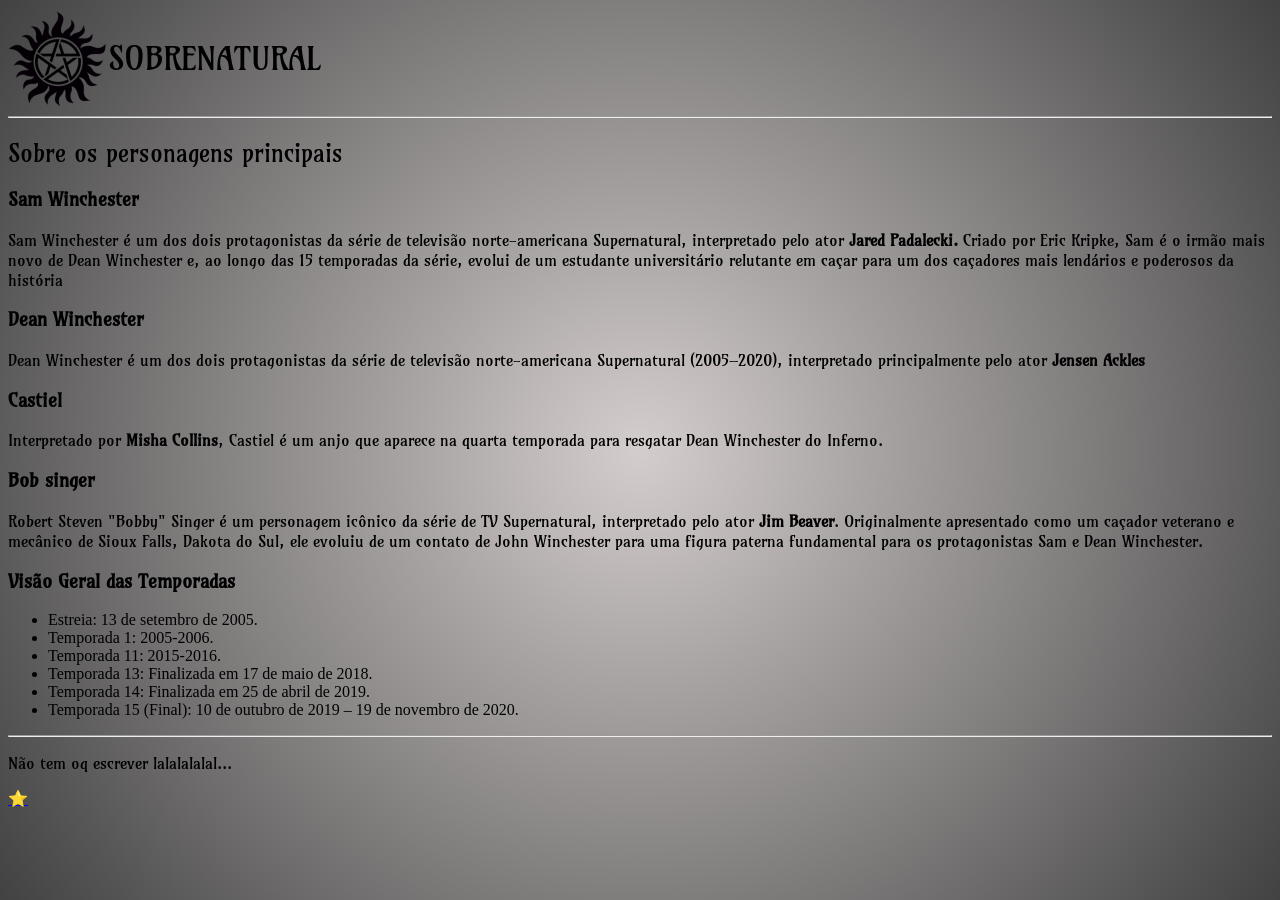
<file: exercicios/ex001/index.html>
<!DOCTYPE html>
<html lang="pt-br">
<head>
    <meta charset="UTF-8">
    <meta name="viewport" content="width=device-width, initial-scale=1.0">
    <link rel="shortcut icon" href="icon.png " type="image/x-icon">
    <title>Alguma coisa</title>

 <link rel="stylesheet" href="style.css">

<link rel="preconnect" href="https://fonts.googleapis.com">
<link rel="preconnect" href="https://fonts.gstatic.com" crossorigin>
<link href="https://fonts.googleapis.com/css2?family=Amarante&display=swap" rel="stylesheet">
 
</head>
<body>
     <div class="topo">
     <img src="tst-supernatural-download-hd.png" alt="sobrenatural">
     
    <h1 id="pricipal">SOBRENATURAL</h1>
    
    </div>
    <hr>
     <h2>Sobre os personagens principais</h2>

         <h3><strong>Sam Winchester</strong></h3>

    <p>Sam Winchester é um dos dois protagonistas da série de televisão norte-americana Supernatural, interpretado pelo ator <strong>Jared Padalecki.</strong> Criado por Eric Kripke, Sam é o irmão mais novo de Dean Winchester e, ao longo das 15 temporadas da série, evolui de um estudante universitário relutante em caçar para um dos caçadores mais lendários e poderosos da história</p>

     <h3><strong>Dean Winchester</strong></h3>

    <p>Dean Winchester é um dos dois protagonistas da série de televisão norte-americana Supernatural (2005–2020), interpretado principalmente pelo ator <strong>Jensen Ackles</strong></p>

     <h3><strong>Castiel</strong></h3>

    <p>Interpretado por <strong> Misha Collins</strong>, Castiel é um anjo que aparece na quarta temporada para resgatar Dean Winchester do Inferno.</p>
    
     <h3><strong>Bob singer</strong></h3>

    <p>Robert Steven "Bobby" Singer é um personagem icônico da série de TV Supernatural, interpretado pelo ator <strong>Jim Beaver</strong>. Originalmente apresentado como um caçador veterano e mecânico de Sioux Falls, Dakota do Sul, ele evoluiu de um contato de John Winchester para uma figura paterna fundamental para os protagonistas Sam e Dean Winchester. </p>

     <h3><strong>Visão Geral das Temporadas</strong> </h3>

    <ul>
        <li>Estreia: 13 de setembro de 2005.
        <li>Temporada 1: 2005-2006.
        <li>Temporada 11: 2015-2016.
        <li>Temporada 13: Finalizada em 17 de maio de 2018.
        <li>Temporada 14: Finalizada em 25 de abril de 2019.
        <li>Temporada 15 (Final): 10 de outubro de 2019 – 19 de novembro de 2020.
    </ul>
    <hr>
    <p>Não tem oq escrever lalalalalal...
    
    </p>
     <a href="pag002.html" rel="next">&#x2B50;</a>
</body>
</html>
</file>
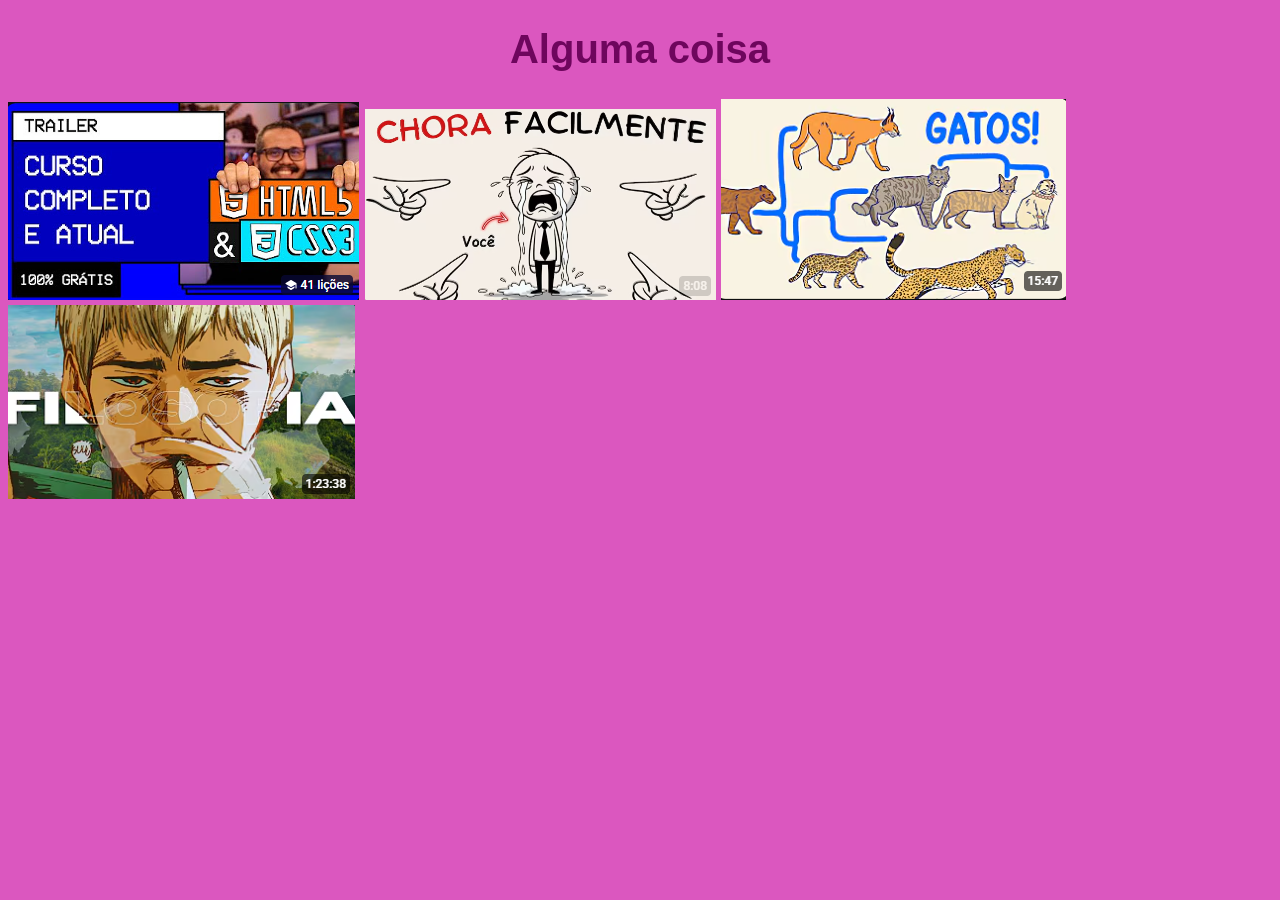
<file: exercicios/ex005/index.html>
<!DOCTYPE html>
<html lang="pt-br">
<head>
    <meta charset="UTF-8">
    <meta name="viewport" content="width=device-width, initial-scale=1.0">
    <title>att.videos</title>

    <link rel="stylesheet" href="style.css">
</head>
<body>

    <h1 >Alguma coisa</h1>

<a href="pag001.html" rel="next"><img src="naosabo/img001.png" alt="img001.png"></a>


<a href="pag002.html" rel="next"><img src="naosabo/img002.png" alt="imgoo2.png"></a>

<a href="pag003.html" rel="next">
<img src="naosabo/img003.png" alt="img003.png"></a>


 <a href="pag004.html" rel="next"><img src="naosabo/img004.png" alt="img004.png"></a>

</body
</file>
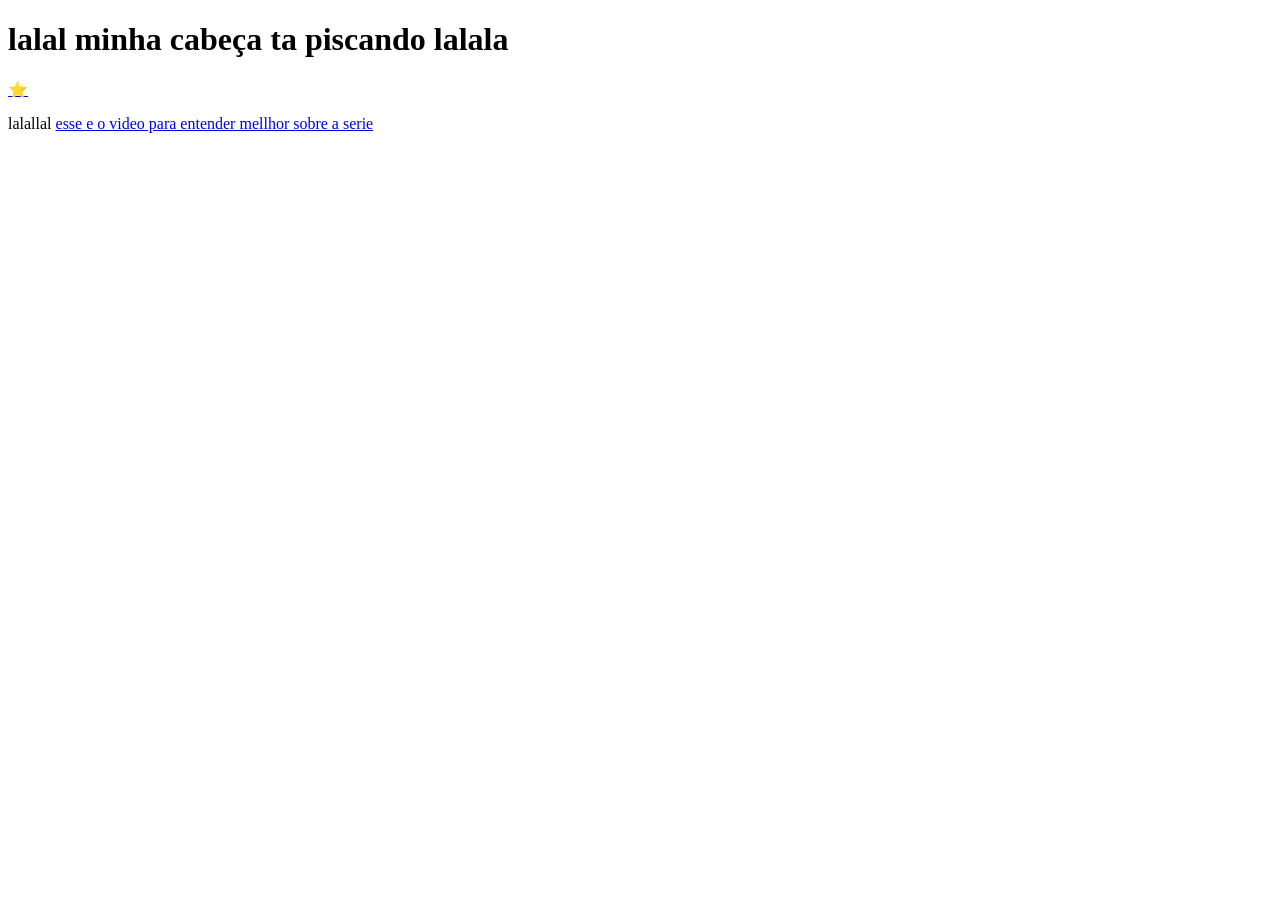
<file: exercicios/ex001/pag002.html>
<!DOCTYPE html>
<html lang="pt-br">
<head>
    <meta charset="UTF-8">
    <meta name="viewport" content="width=device-width, initial-scale=1.0">
     <link rel="shortcut icon" href="icon.png " type="image/x-icon">
    <title>aluma outra coisa</title>
</head>
<body>
   <h1>lalal minha cabeça ta piscando lalala</h1>
    <a href="index.html" rel="next">&#x2B50;</a>
    <p>lalallal <a href="https://www.youtube.com/watch?v=pBbNCsC7EzU" target="_blank">esse e o video para entender mellhor sobre a serie</a></p>
</body>
</html>
</file>
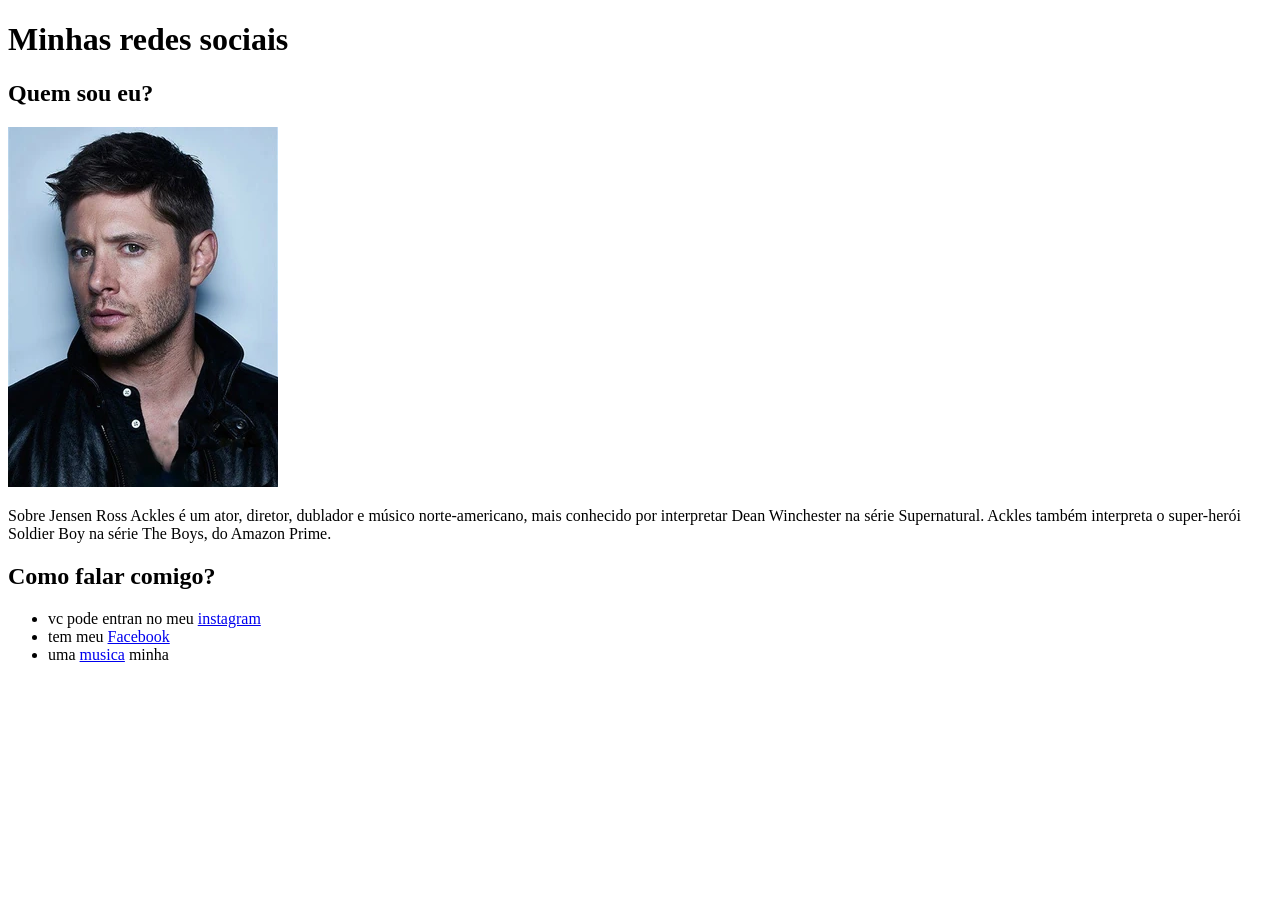
<file: exercicios/ex002/ativ5.html>
<!DOCTYPE html>
<html lang="pt-br">
<head>
    <meta charset="UTF-8">
    <meta name="viewport" content="width=device-width, initial-scale=1.0">
     <link rel="shortcut icon" href="icon.png " type="image/x-icon">
    <title>atividade5</title>
</head>
<body>
    <h1>Minhas redes sociais</h1> 
    <h2>Quem sou eu?</h2>
    <img src="Dean.webp" alt="fefe">
    <p>Sobre
Jensen Ross Ackles é um ator, diretor, dublador e músico norte-americano, mais conhecido por interpretar Dean Winchester na série Supernatural. Ackles também interpreta o super-herói Soldier Boy na série The Boys, do Amazon Prime. </p>
<H2>Como falar comigo?</H2>

 <ul>

    <li>vc pode entran no meu <a href="https://www.instagram.com/jensenackles/"target="_blank" rel="external">instagram</a></li>

    <li>tem meu <a href="https://www.facebook.com/PrimeVideoBR/videos/o-dean-winchester-capturava-monstros-mas-o-jensen-ackles-capturou-meu-cora%C3%A7%C3%A3o-co/1307240403942536/
    "target="_blank" rel="external">Facebook</a></li>

    <li> uma <a href="https://www.youtube.com/watch?v=C3quk_hPWTc&list=RDC3quk_hPWTc&start_radio=1" target="_blank" rel="external"> musica</a>
    minha
    </li>

</ul>

</body>
</html>
</file>
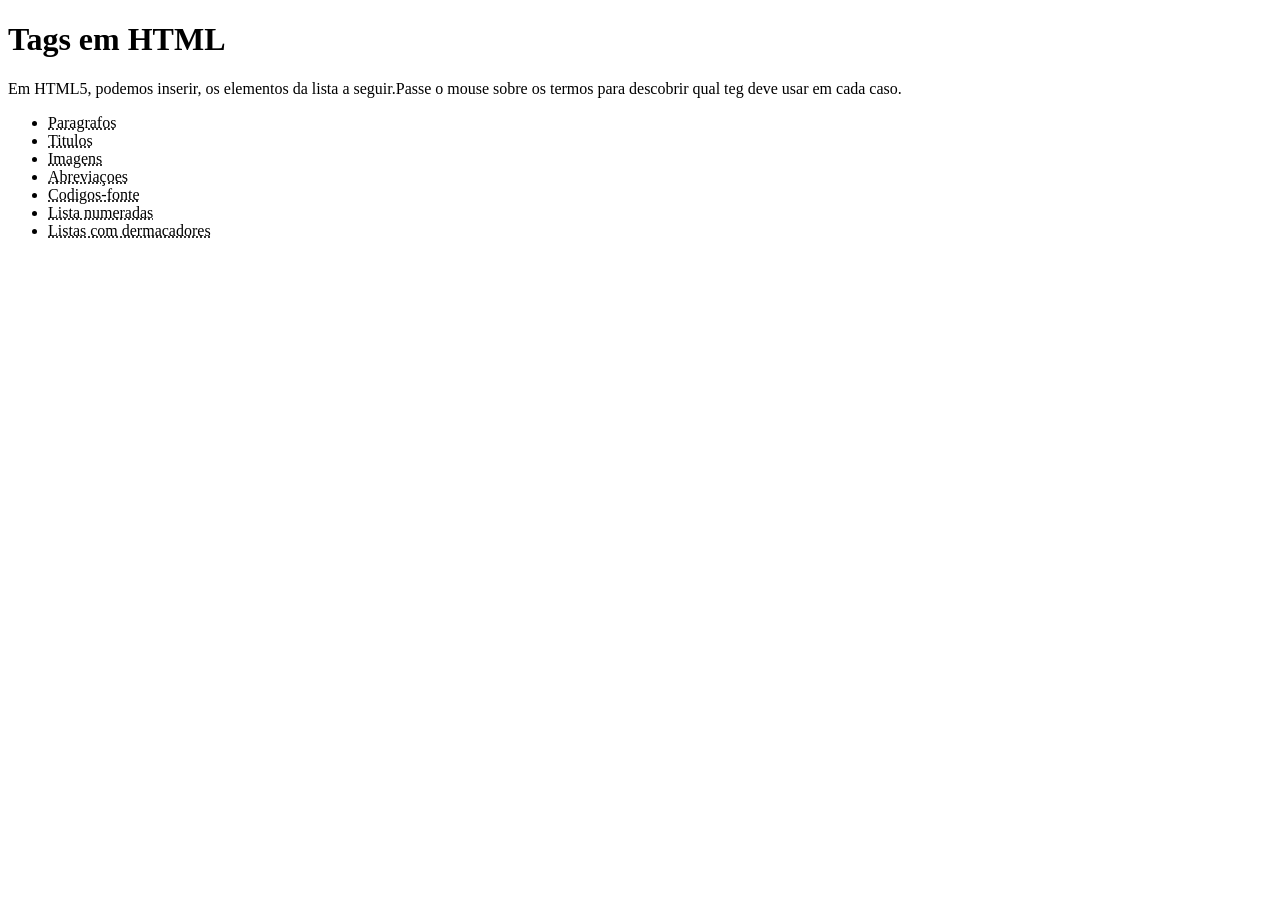
<file: exercicios/ex003/atvi6.html>
<!DOCTYPE html>
<html lang="pt-br">
<head>
    <meta charset="UTF-8">
    <meta name="viewport" content="width=device-width, initial-scale=1.0">
    <link rel="shortcut icon" href="icon.png " type="image/x-icon">
    <title>atividade6</title>
</head>
<body>
    <h1>Tags em HTML</h1>
    <p>Em HTML5, podemos inserir, os elementos da lista a seguir.Passe o mouse sobre os termos para descobrir qual teg deve usar em cada caso. </p>

    <ul>
        <li><abbr title="use a tag p">Paragrafos</abbr> </li>
        <li><abbr title="use a tag h1 ate h2">Titulos</abbr></li>
        <li><abbr title="use a tag img"> Imagens</abbr></li>
        <li><abbr title="use a tag abbr">Abreviaçoes</abbr></li>
        <li><abbr title="use a tag code">Codigos-fonte</abbr></li>
        <li><abbr title="use a tag ol e li">Lista numeradas</abbr></li>
        <li><abbr title="use a tag ul e li">Listas com dermacadores</abbr></li>
    </ul>
</body>
</html>
</file>
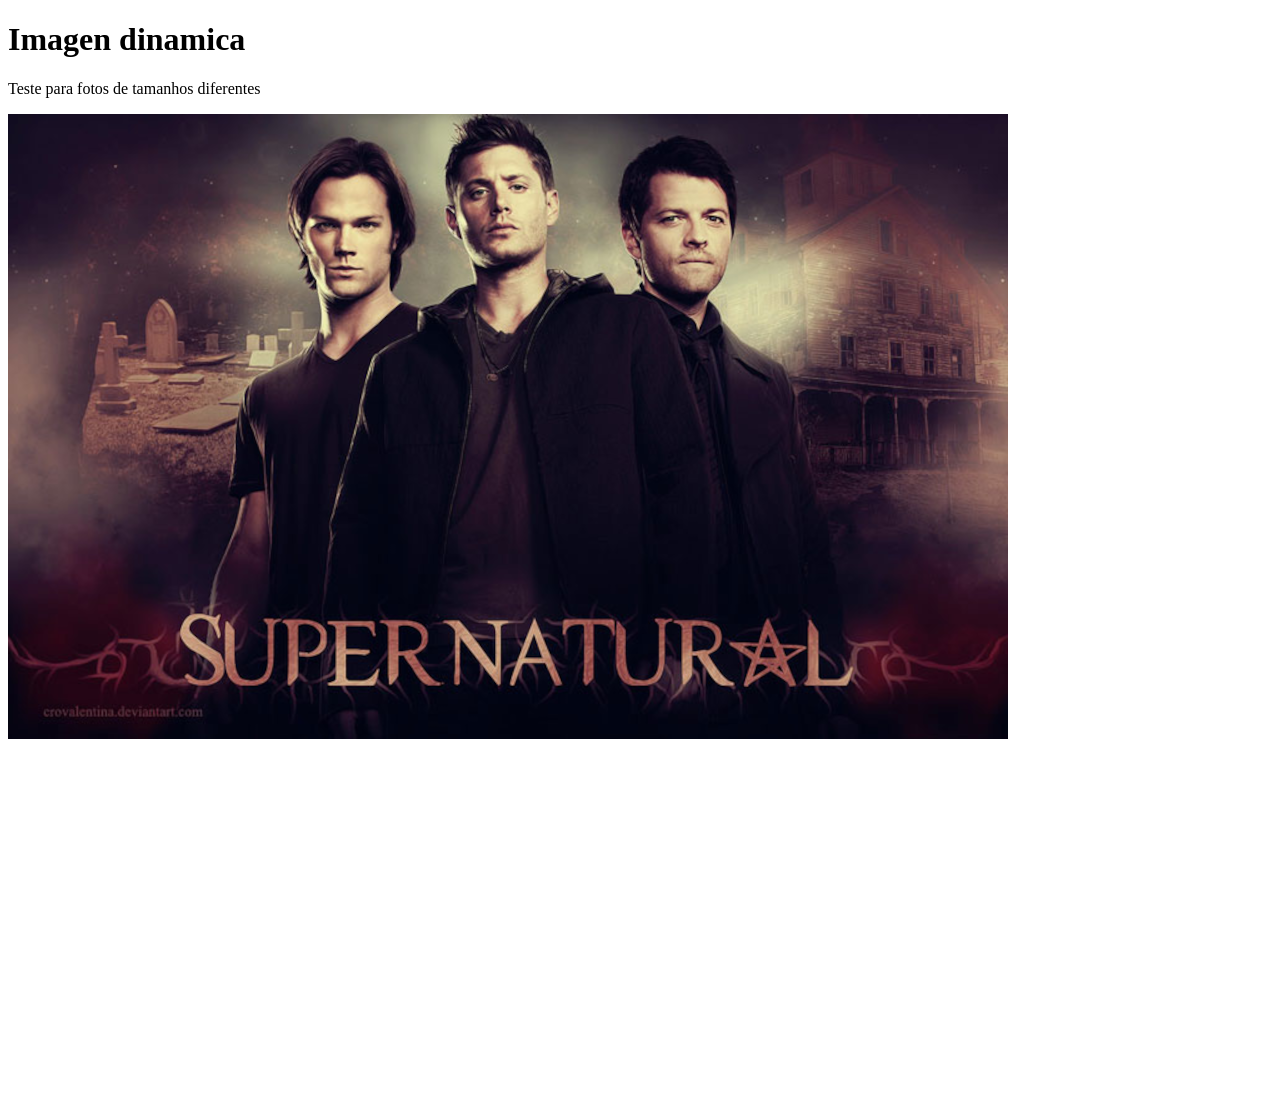
<file: exercicios/ex004/ativi.html>
<!DOCTYPE html>
<html lang="pt-br">
<head>
    <meta charset="UTF-8">
    <meta name="viewport" content="width=device-width, initial-scale=1.0">
    <title>fotos</title>
</head>
<body>
    <h1>Imagen dinamica </h1>
    <p>Teste para fotos de tamanhos diferentes</p>
    <picture>
        <source media="(max-width: 700px)" srcset="img/pequena.png" type="image/png">
        <source media="(max-width: 1000px )" srcset="img/media.png" type="image/png">
        <img src="img/grande.png" alt="imagen flexivel">
    </picture>

       
             
<iframe data-testid="embed-iframe" style="border-radius:12px" src="https://open.spotify.com/embed/track/4DMKwE2E2iYDKY01C335Uw?utm_source=generator" width="100%" height="352" frameBorder="0" allowfullscreen="" allow="autoplay; clipboard-write; encrypted-media; fullscreen; picture-in-picture" loading="lazy"></iframe>

    

</body>
</html>
</file>
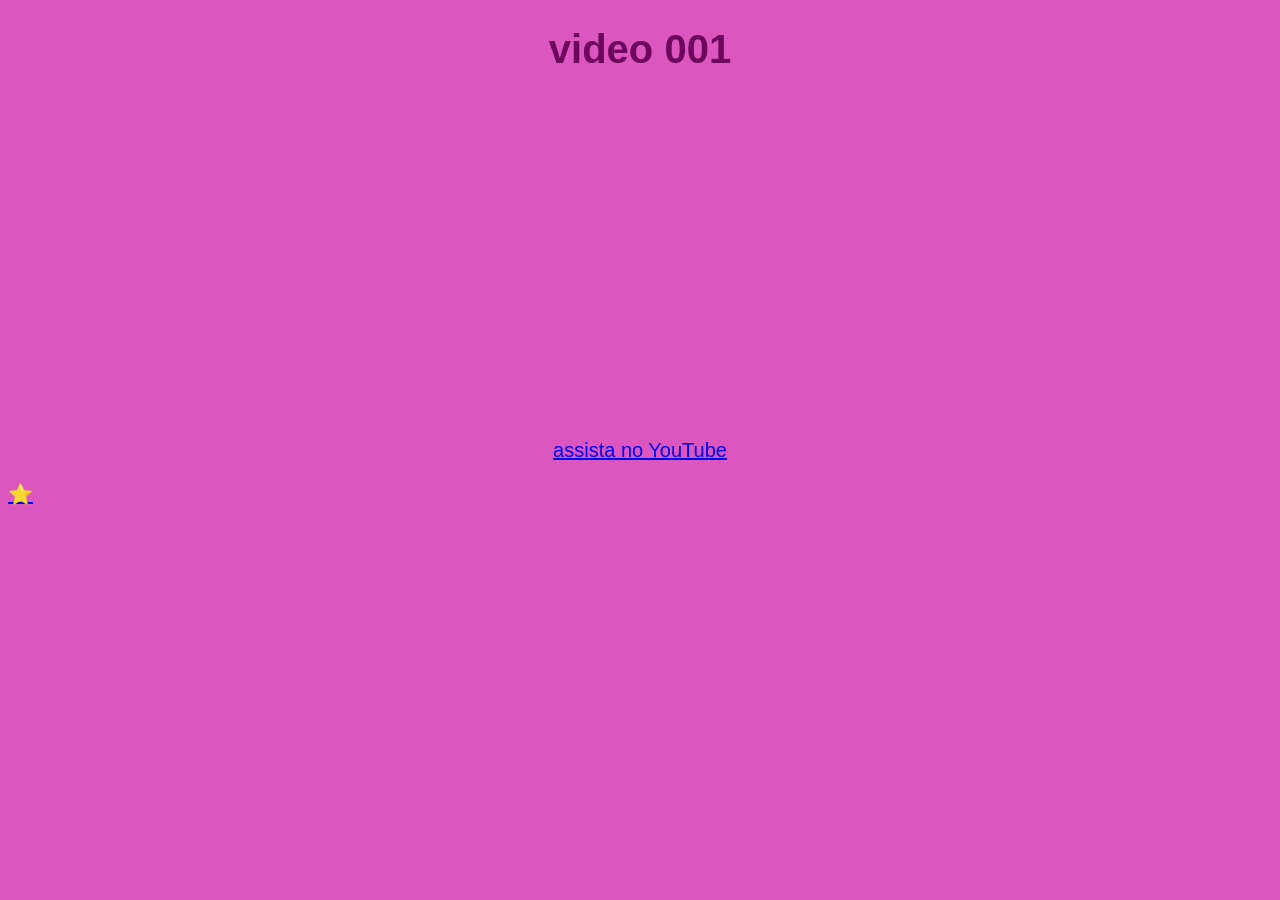
<file: exercicios/ex005/pag001.html>
<!DOCTYPE html>
<html lang="pt-br">
<head>
    <meta charset="UTF-8">
    <meta name="viewport" content="width=device-width, initial-scale=1.0">
    <title>pag002</title>
    <link rel="stylesheet" href="style.css">
</head>
<body>
<h1>video 001</h1>

<iframe width="560" height="315" src="https://www.youtube.com/embed/Ejkb_YpuHWs?si=svdN6wOzpoXqq0Ah" title="YouTube video player" frameborder="0" allow="accelerometer; autoplay; clipboard-write; encrypted-media; gyroscope; picture-in-picture; web-share" referrerpolicy="strict-origin-when-cross-origin" allowfullscreen></iframe>
    
<p><a href="https://www.youtube.com/watch?v=pBbNCsC7EzU" target="_blank">assista no YouTube</a></p>
    
     <a href="index.html" rel="next">&#x2B50;</a>
</body>
</html>
</file>
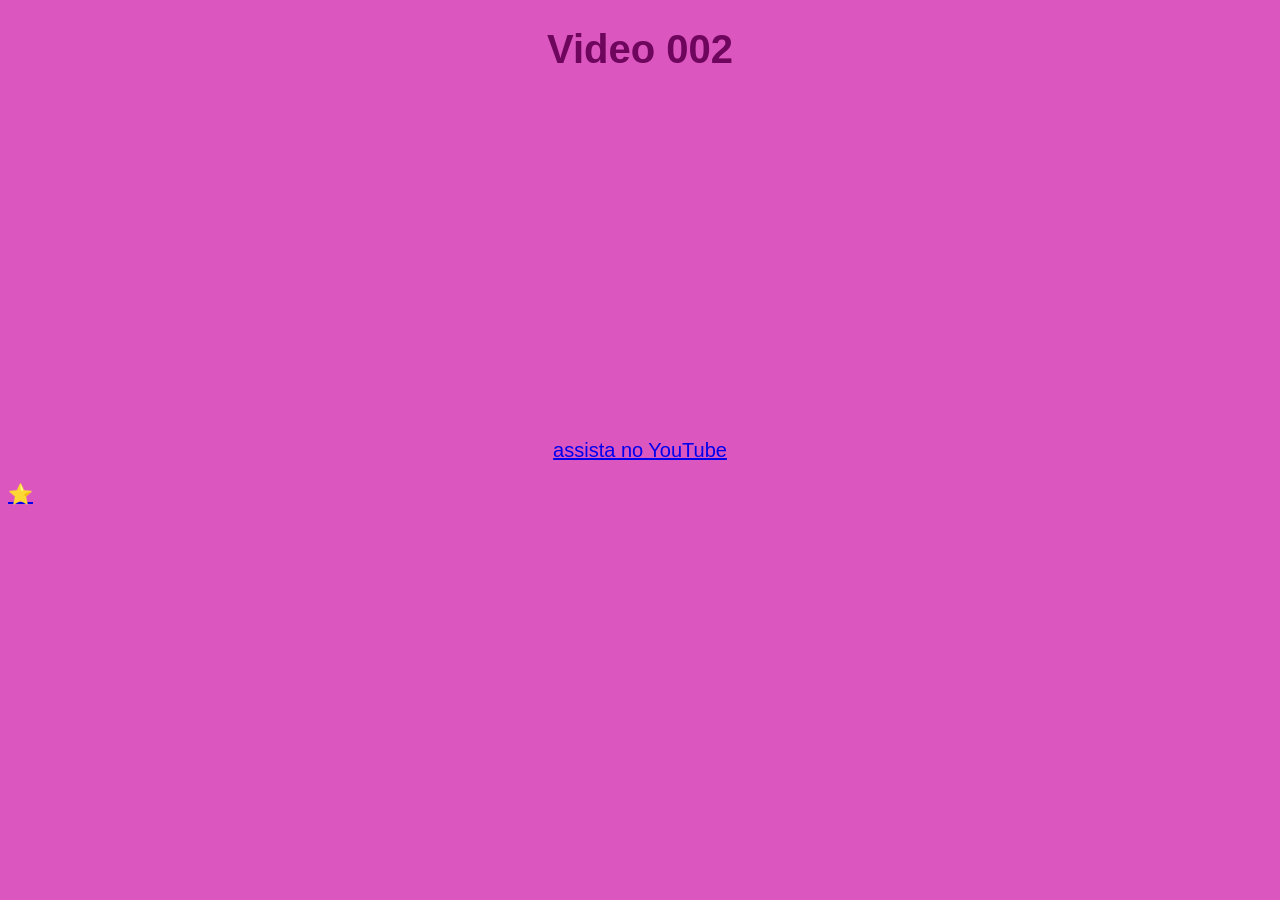
<file: exercicios/ex005/pag002.html>
<!DOCTYPE html>
<html lang="pt-br">
<head>
    <meta charset="UTF-8">
    <meta name="viewport" content="width=device-width, initial-scale=1.0">
    <title>Document</title>
    <link rel="stylesheet" href="style.css">
</head>
<body>
<h1>Video 002</h1>

<iframe width="560" height="315" src="https://www.youtube.com/embed/fmaMtILk4-0?si=h26MNWxaMgvImc8w" title="YouTube video player" frameborder="0" allow="accelerometer; autoplay; clipboard-write; encrypted-media; gyroscope; picture-in-picture; web-share" referrerpolicy="strict-origin-when-cross-origin" allowfullscreen></iframe>

<p><a href="https://www.youtube.com/watch?v=pBbNCsC7EzU" target="_blank">assista no YouTube</a></p>

    <a href="index.html" rel="next">&#x2B50;</a>
</body>
</html>
</file>
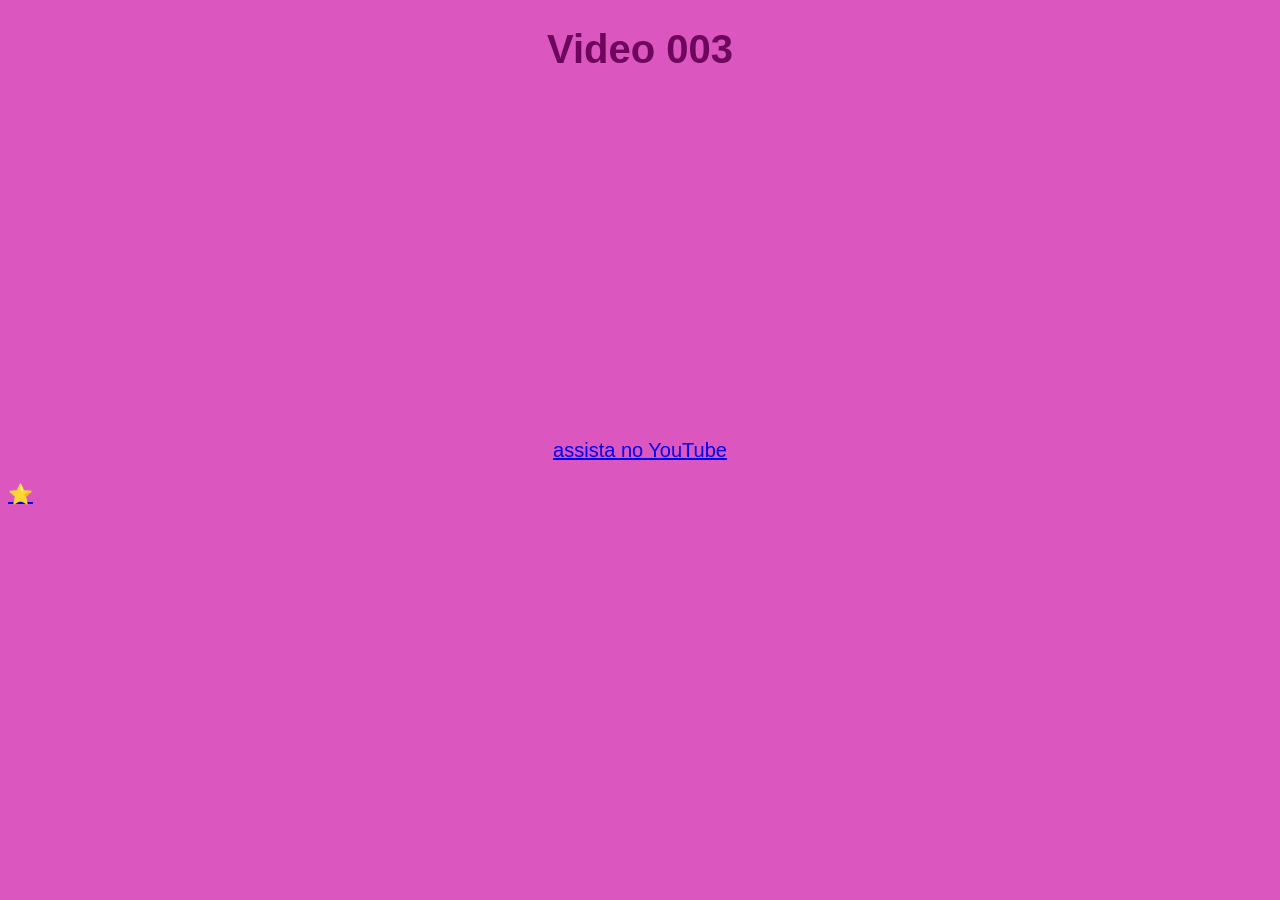
<file: exercicios/ex005/pag003.html>
<!DOCTYPE html>
<html lang="pt-br">
<head>
    <meta charset="UTF-8">
    <meta name="viewport" content="width=device-width, initial-scale=1.0">
    <title>Document</title>
    <link rel="stylesheet" href="style.css">
</head>
<body>
<h1>Video 003</h1>

   <iframe width="560" height="315" src="https://www.youtube.com/embed/TwnsRzc5LPU?si=waB2xM2VJ7ZB-kg6" title="YouTube video player" frameborder="0" allow="accelerometer; autoplay; clipboard-write; encrypted-media; gyroscope; picture-in-picture; web-share" referrerpolicy="strict-origin-when-cross-origin" allowfullscreen></iframe>

<p><a href="https://www.youtube.com/watch?v=pBbNCsC7EzU" target="_blank">assista no YouTube</a></p>

    <a href="index.html" rel="next">&#x2B50;</a>
</body>
</html>
</file>
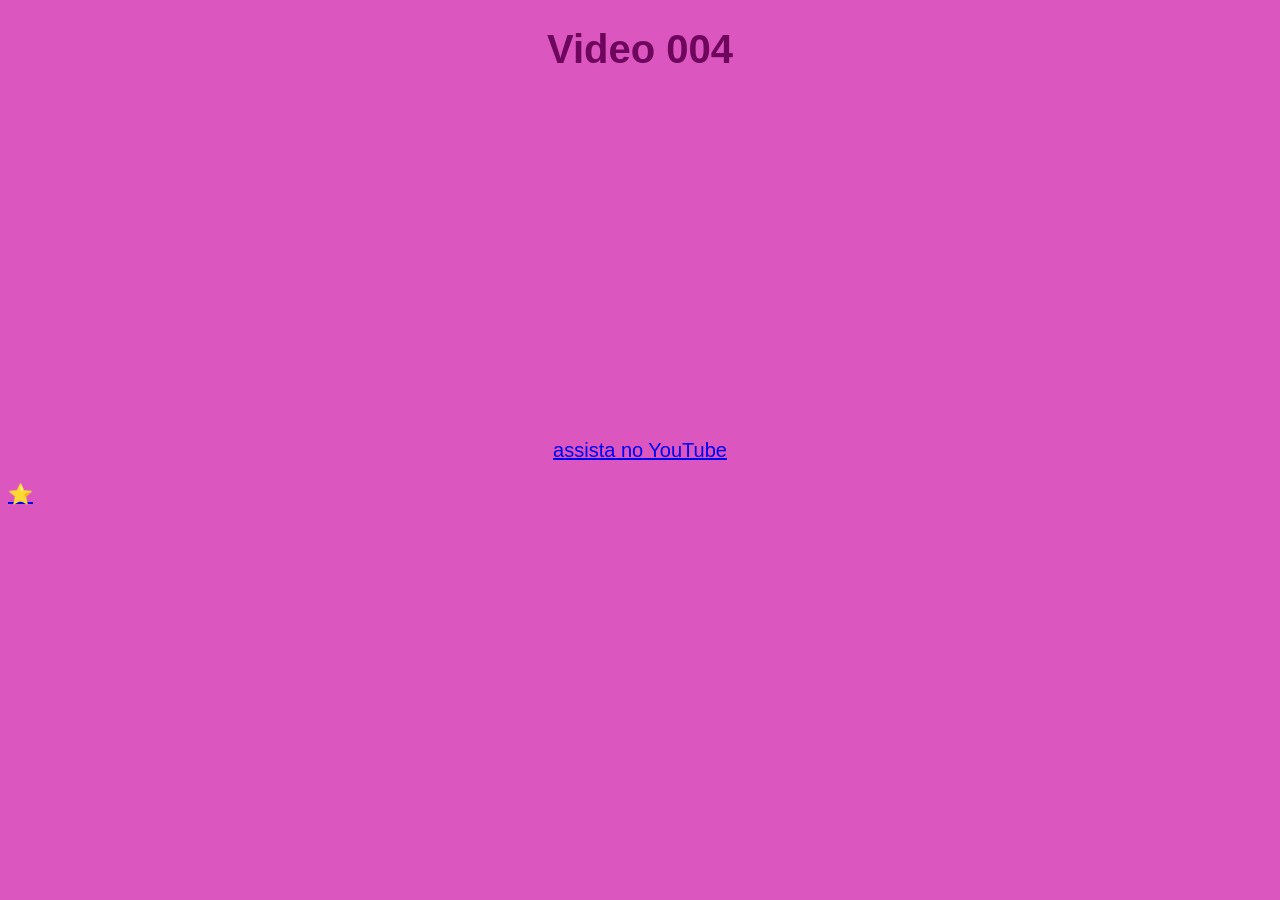
<file: exercicios/ex005/pag004.html>
<!DOCTYPE html>
<html lang="pt-br">
<head>
    <meta charset="UTF-8">
    <meta name="viewport" content="width=device-width, initial-scale=1.0">
    <title>Document</title>
    <link rel="stylesheet" href="style.css">
</head>
<body>
<h1>Video 004</h1>

<iframe width="560" height="315" src="https://www.youtube.com/embed/saBHC5RQsis?si=Aakvhju_RFIkp1TV" title="YouTube video player" frameborder="0" allow="accelerometer; autoplay; clipboard-write; encrypted-media; gyroscope; picture-in-picture; web-share" referrerpolicy="strict-origin-when-cross-origin" allowfullscreen></iframe>

<p><a href="https://www.youtube.com/watch?v=pBbNCsC7EzU" target="_blank">assista no YouTube</a></p>

    <a href="index.html" rel="next">&#x2B50;</a>
</body>
</html>
</file>
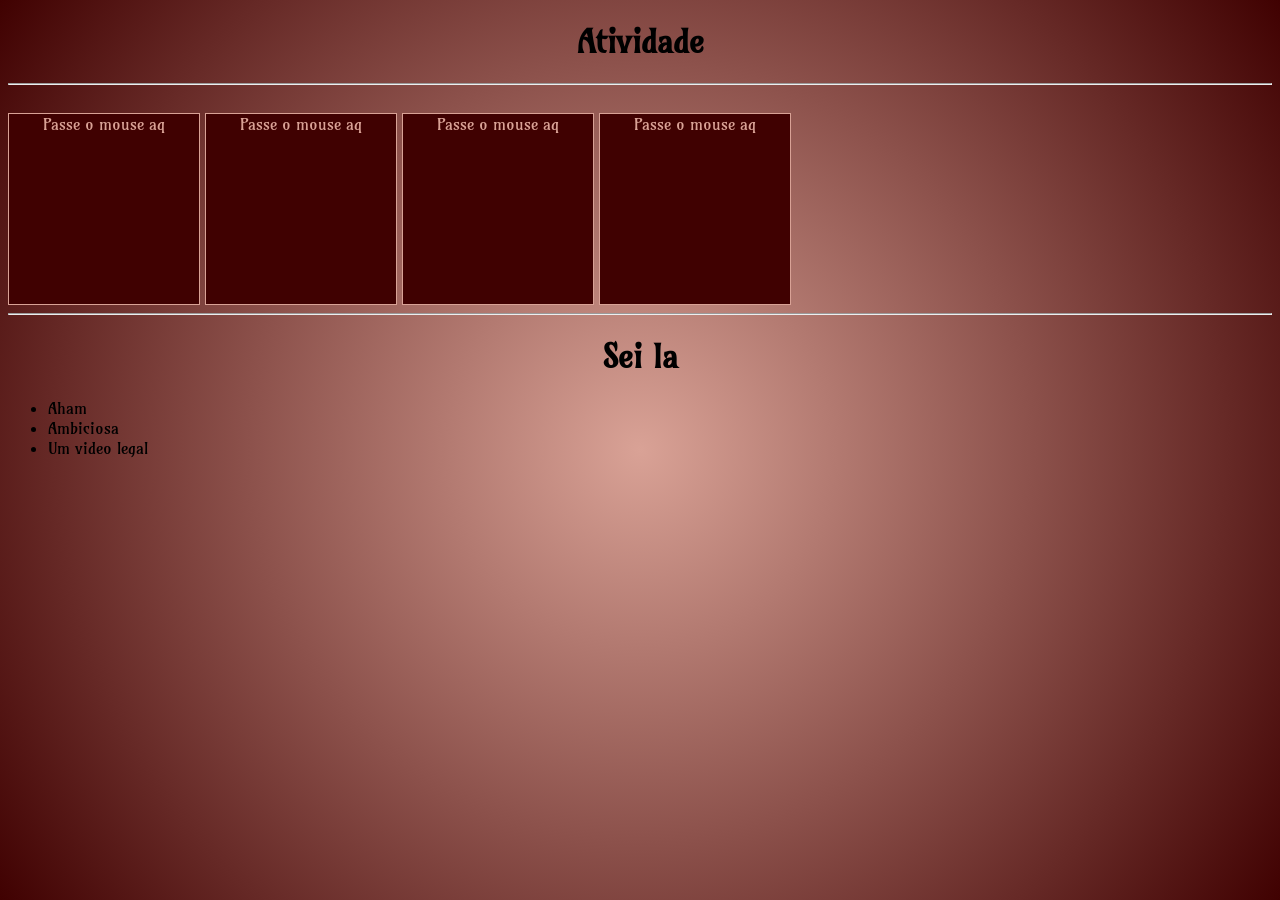
<file: exercicios/ex007/cor001.html>
<!DOCTYPE html>
<html lang="pt-br">
<head>
    <meta charset="UTF-8">
    <meta name="viewport" content="width=device-width, initial-scale=1.0">
    <title>Gradiente</title>


<link href="https://fonts.googleapis.com/css2?family=Amarante&family=Playwrite+IE:wght@100..400&display=swap" rel="stylesheet">

    <link rel="stylesheet" href="seilaoq.css">
</head>
<body>
    <h1>Atividade</h1>
<hr>
<br>
   <div>Passe o mouse aq <p>Eu te amo</p> </div>
    
   <div>Passe o mouse aq <p>Gostoso</p> </div>
    
   <div>Passe o mouse aq <p>Minha vida</p> </div>
   
   <div>Passe o mouse aq <p>Abextado</p> </div>
<br>
<hr>
   <h1>Sei la</h1>
   
   <ul>

<li> <a href="https://www.canva.com/pt_br/login/" target="_blank">Aham</a></li>
<li> <a href="https://www.youtube.com/watch?v=qgervAdWGPM" target="_blank" >Ambiciosa</a> </li>
<li> <a href="https://www.youtube.com/shorts/CRJng1KUl7g" target="_blank">Um video legal</a> </li>

   </ul>

</body>
</html>
</file>
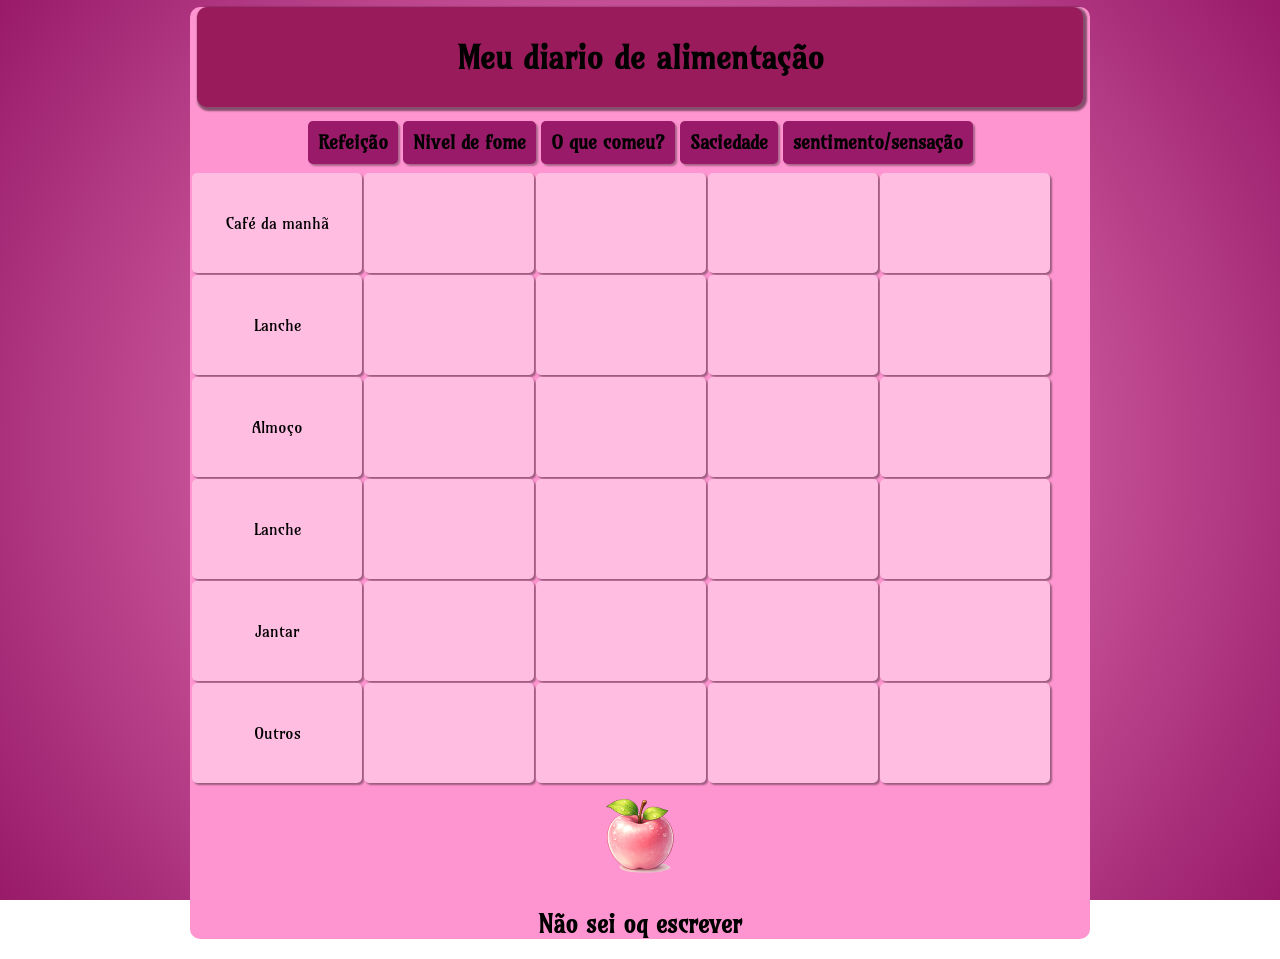
<file: exercicios/ex008/groupings.html>
<!DOCTYPE html>
<html lang="pt-br">
<head>
    <meta charset="UTF-8">
    <meta name="viewport" content="width=device-width, initial-scale=1.0">
    <title>Diario de alimentação</title>

    <link rel="stylesheet" href="style.css">
    <link rel="shortcut icon" href="Maçã rosa encharcada de orvalho.png" type="image/x-icon">
    <link href="https://fonts.googleapis.com/css2?family=Amarante&family=Playwrite+IE:wght@100..400&display=swap" rel="stylesheet">

</head>
<body>
  <main> 
    <header>
        <h1>Meu diario de alimentação</h1>       
    </header>
  
    
<section>
        <h3 class="refeiçao">Refeição</h3>
        <h3>Nivel de fome</h3>
        <h3>O que comeu?</h3>
        <h3>Saciedade</h3>
        <h3>sentimento/sensação</h3>
</section>

<table class="tabela">
<tr>
        <td>Café da manhã</td>
        <td></td>
        <td></td>
        <td></td>
        <td></td>
        
</tr>
<tr>
        <td>Lanche</td>
        <td></td>
        <td></td>
        <td></td>
        <td></td>
        
</tr>
<tr>        
        <td>Almoço</td>
        <td></td>
        <td></td>
        <td></td>
        <td></td>
       
</tr>
<tr>
        <td>Lanche</td>
        <td></td>
        <td></td>
        <td></td>
        <td></td>
        
</tr> 
<tr>
        <td>Jantar</td>
        <td></td>   
        <td></td>    
        <td></td>
        <td></td>
        
</tr>               
<tr>    
      <td>Outros</td> 
        <td></td>   
        <td></td>    
        <td></td>
        <td></td>
       

</tr>
</table>
   
    <footer>
        <img src="maça.png" alt="maça">  
    <h2>Não sei oq escrever</h2>
    </footer>
 </main>
</body>
</html>
</file>
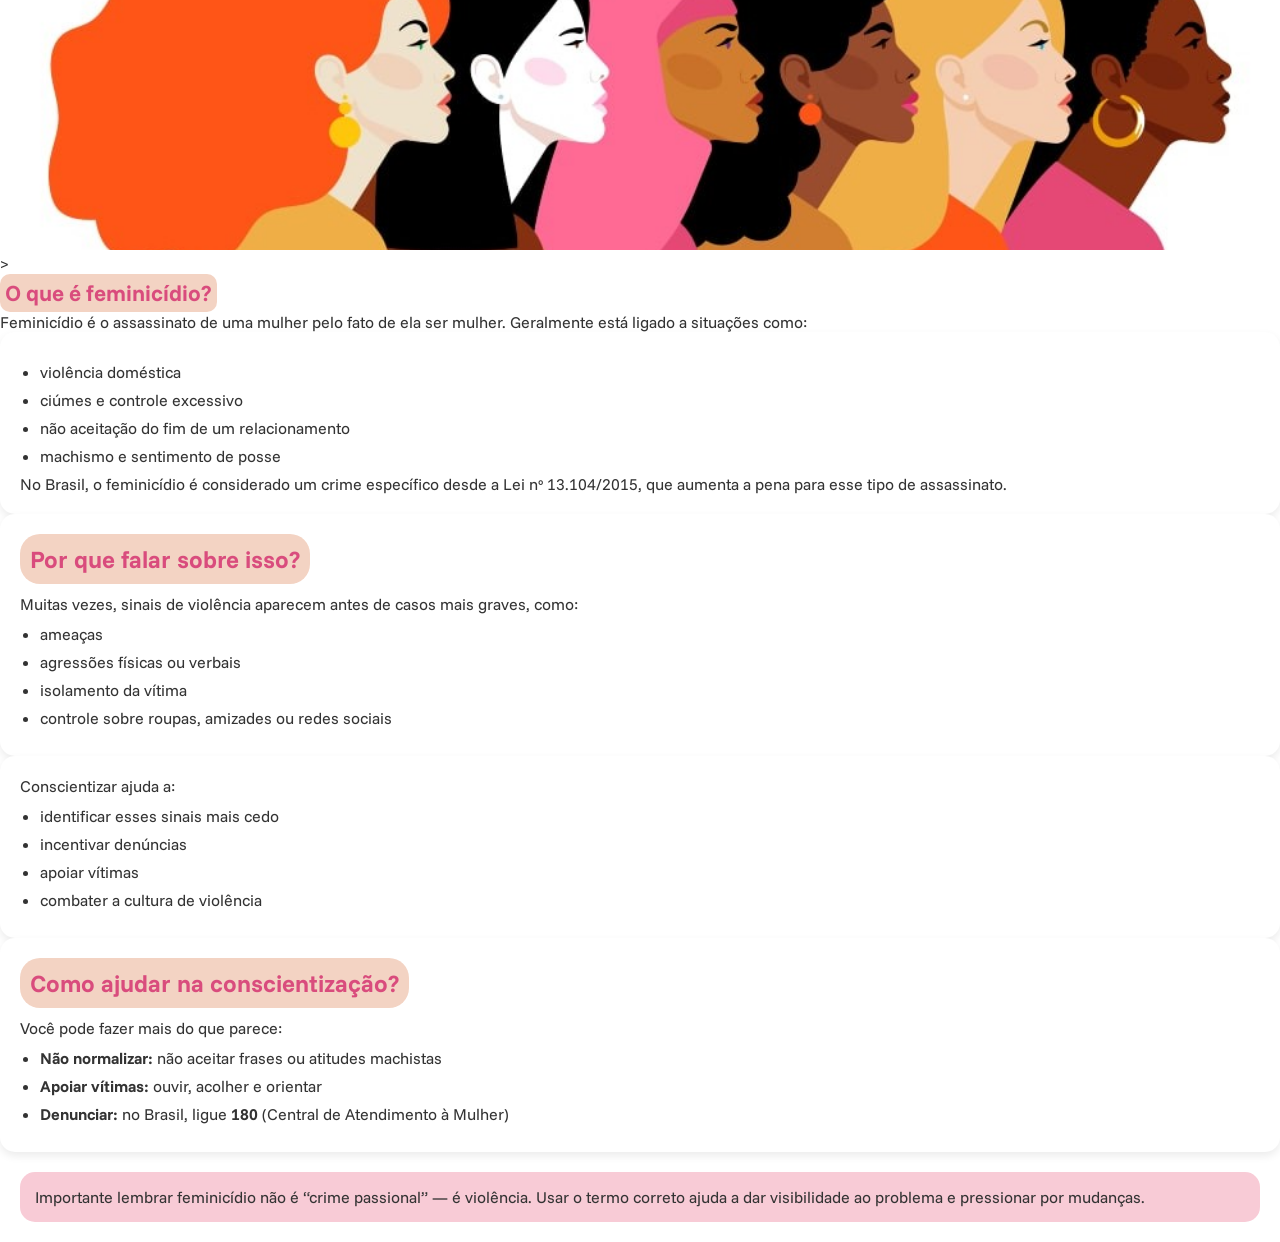
<file: exercicios/mulher/concientizaçao.html>
<!DOCTYPE html>
<html lang="br-pt">
<head>
    <meta charset="UTF-8">
    <meta name="viewport" content="width=device-width, initial-scale=1.0">
    <title>Por que falar sobre isso</title>

    <link rel="icon" href="img/favicon.ico" type="image/x-icon">

    <link rel="stylesheet" href="style.css">
     

    <link rel="preconnect" href="https://fonts.googleapis.com">
    <link rel="preconnect" href="https://fonts.gstatic.com" crossorigin>
    <link href="https://fonts.googleapis.com/css2?family=Indie+Flower&display=swap" rel="stylesheet">


    <link rel="preconnect" href="https://fonts.googleapis.com">
    <link rel="preconnect" href="https://fonts.gstatic.com" crossorigin>
    <link href="https://fonts.googleapis.com/css2?family=Funnel+Sans:ital,wght@0,300..800;1,300..800&display=swap" rel="stylesheet">

</head>
<body>
    <img src="img/Mulher.jpg" alt="mulheres">

<div </div></div>>
<header>
    <h1>O que é feminicídio?</h1>
    <p>Feminicídio é o assassinato de uma mulher pelo fato de ela ser mulher. Geralmente está ligado a situações como:</p>
</header>

    <main>
        <article>
            <section>
                <ul>
                <li>violência doméstica</li>
                <li>ciúmes e controle excessivo</li>
                <li>não aceitação do fim de um relacionamento</li>
                <li>machismo e sentimento de posse</li>
                </ul>

                <p>No Brasil, o feminicídio é considerado um crime específico desde a Lei nº 13.104/2015, que aumenta a pena para esse tipo de assassinato.</p>
            </section>

            <section>
                <h2>Por que falar sobre isso?</h2>

                <p>Muitas vezes, sinais de violência aparecem antes de casos mais graves, como:</p>

                <ul>
                <li>ameaças</li>
                <li>agressões físicas ou verbais</li>
                <li>isolamento da vítima</li>
                <li>controle sobre roupas, amizades ou redes sociais</li>
                </ul>
            </section>
</div>
            <section>
                <p>Conscientizar ajuda a:</p>

                <ul>
                <li>identificar esses sinais mais cedo</li>
                <li>incentivar denúncias</li>
                <li>apoiar vítimas</li>
                <li>combater a cultura de violência</li>
                </ul>
            </section>

            <section>
                <h2>Como ajudar na conscientização?</h2>

                <p>Você pode fazer mais do que parece:</p>

                <ul>
                <li><strong>Não normalizar:</strong> não aceitar frases ou atitudes machistas</li>
                <li><strong>Apoiar vítimas:</strong> ouvir, acolher e orientar</li>
                <li><strong>Denunciar:</strong> no Brasil, ligue <strong>180</strong> (Central de Atendimento à Mulher)</li>
                </ul>
            </section>
        </article>    
    </main>    
<footer>

    <p>Importante lembrar feminicídio não é “crime passional” — é violência. Usar o termo correto ajuda a dar visibilidade ao problema e pressionar por mudanças.</p>

</footer>
</body>
</html>
</file>
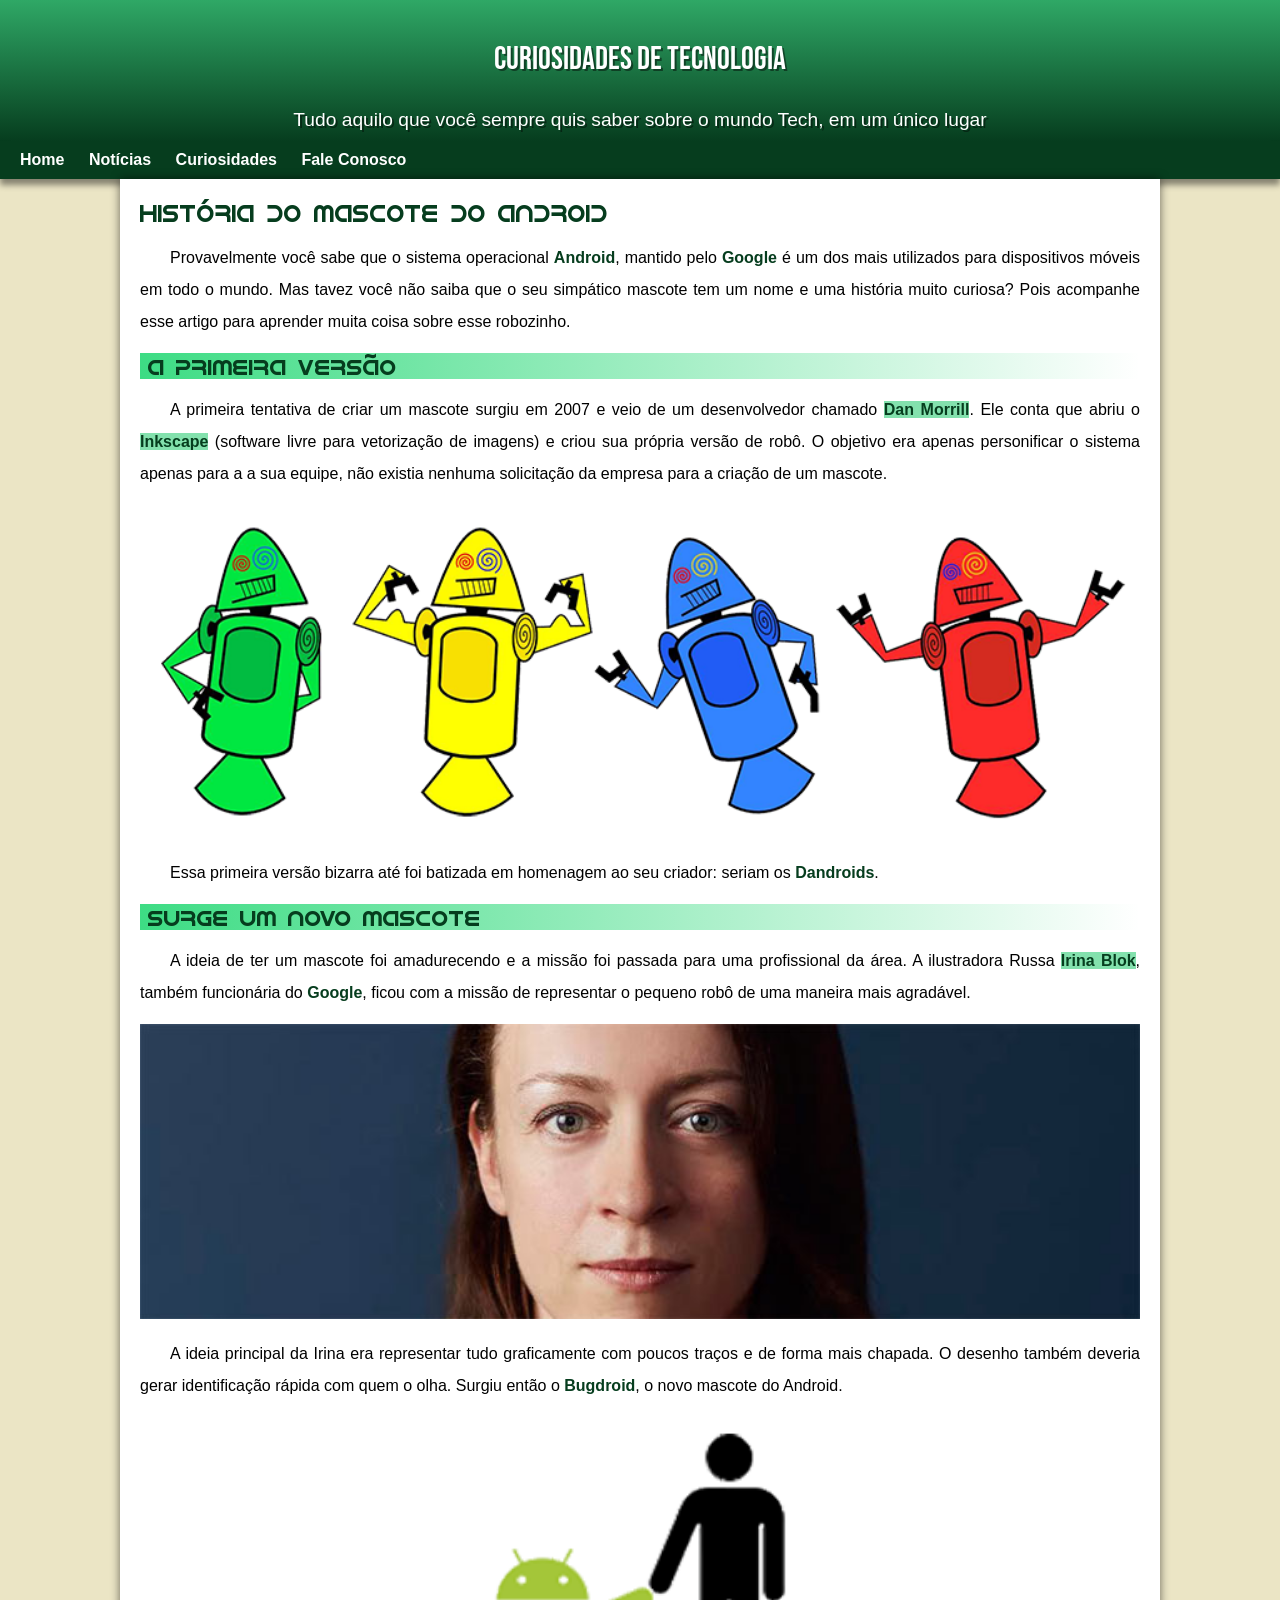
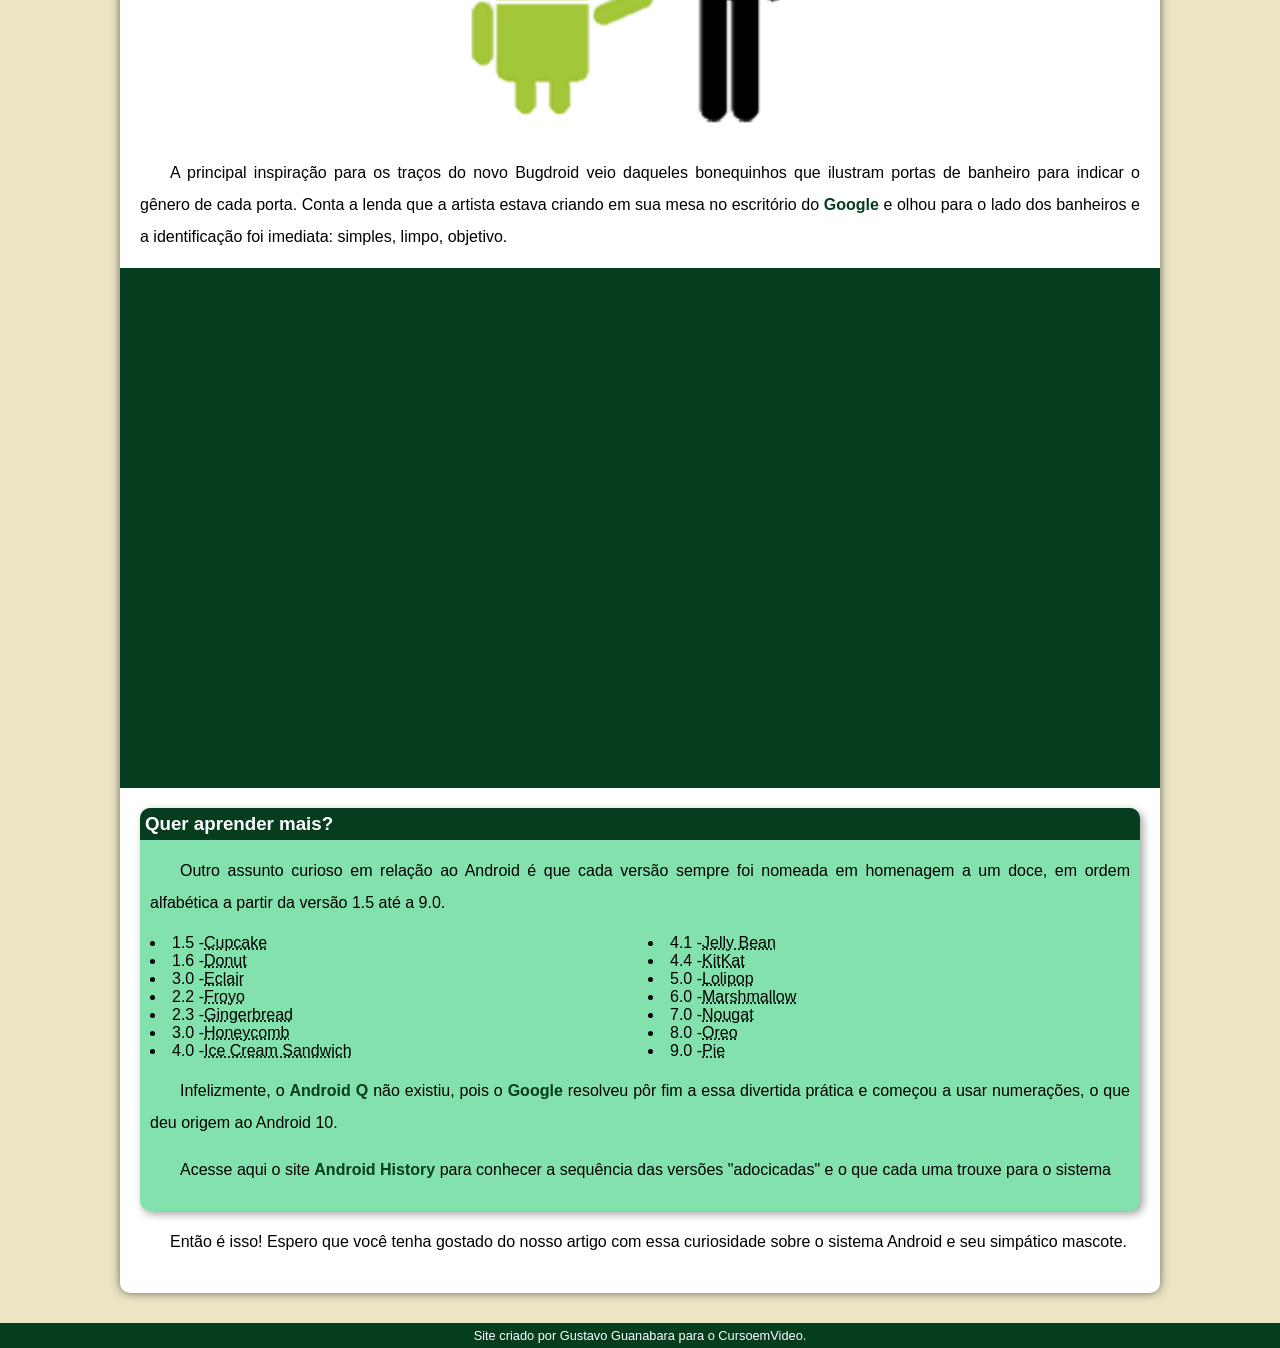
<file: exercicios/pacote-projeto-d010/android.html>
<!DOCTYPE html>
<html lang="pt-br">
<head>
    <meta charset="UTF-8">
    <meta name="viewport" content="width=device-width, initial-scale=1.0">
    <title>Android</title>

    <link rel="shortcut icon" href="imagens/favicon.ico" type="image/x-icon">

    <link rel="stylesheet" href="estilo/style.css">

    <link rel="preconnect" href="https://fonts.googleapis.com">
    <link rel="preconnect" href="https://fonts.gstatic.com" crossorigin>
    <link href="https://fonts.googleapis.com/css2?family=Bebas+Neue&display=swap" rel="stylesheet">

</head>
<body>
    <header>
        <h1>Curiosidades de Tecnologia</h1>
        <p>Tudo aquilo que você sempre quis saber sobre o mundo Tech, em um único lugar</p>
    </header>
    <nav>
        <a href="Home">Home</a>
        <a href="Notícias">Notícias</a>
        <a href="Curiosidades">Curiosidades</a>
        <a href="Fale Conosco">Fale Conosco</a>
    </nav>
    <main>
    <article>
            <h1>História do Mascote do Android</h1>
            <p>Provavelmente você sabe que o sistema operacional <strong>Android</strong>, mantido pelo <strong>Google</strong> é um dos mais utilizados para dispositivos móveis em todo o mundo. Mas tavez você não saiba que o seu simpático mascote tem um nome e uma história muito curiosa? Pois acompanhe esse artigo para aprender muita coisa sobre esse robozinho.</p>

            <h2>A primeira versão</h2>

            <p>A primeira tentativa de criar um mascote surgiu em 2007 e veio de um desenvolvedor chamado <a href="https://androidcommunity.com/dan-morrill-shows-us-the-android-mascot-that-almost-was-20130103/" target="_blank">Dan Morrill</a>. Ele conta que abriu o <a href="https://apps.microsoft.com/detail/9pd9bhglfc7h?hl=pt-BR&gl=BR" target="_blank" >Inkscape</a> (software livre para vetorização de imagens) e criou sua própria versão de robô. O objetivo era apenas personificar o sistema apenas para a a sua equipe, não existia nenhuma solicitação da empresa para a criação de um mascote.</p>

        <picture>
            <source media="(max-width:600px )" srcset="imagens/dan-droids-pq.png">
         <img src="imagens/dan-droids.png" alt="">
        </picture>    

            <p>Essa primeira versão bizarra até foi batizada em homenagem ao seu criador: seriam os <strong>Dandroids</strong>.</p>

            <h2>Surge um novo mascote </h2>

            <p>A ideia de ter um mascote foi amadurecendo e a missão foi passada para uma profissional da área. A ilustradora Russa <a href="https://www.irinablok.com/" target="_blank">Irina Blok</a>, também funcionária do <strong>Google</strong>, ficou com a missão de representar o pequeno robô de uma maneira mais agradável.</p> 

         <picture> 
            <source media="(max-width:600px )" srcset="imagens/irina-blok-pq.jpg">
         <img src="imagens/irina-blok.jpg" alt="">
         </picture>   

            <p> A ideia principal da Irina era representar tudo graficamente com poucos traços e de forma mais chapada. O desenho também deveria gerar identificação rápida com quem o olha. Surgiu então o <strong>Bugdroid</strong>, o novo mascote do Android.</p>

         <img src="imagens/bugdroid.png" class="pequena" alt="">

            <p>A principal inspiração para os traços do novo Bugdroid veio daqueles bonequinhos que ilustram portas de banheiro para indicar o gênero de cada porta. Conta a lenda que a artista estava criando em sua mesa no escritório do <strong>Google</strong> e olhou para o lado dos banheiros e a identificação foi imediata: simples, limpo, objetivo.</p>

    <div class ="video">     
        <iframe width="560" height="315" src="https://www.youtube.com/embed/ACsi-7bndYU?si=G3Yhp-C4lRqJ-YE_" title="YouTube video player" frameborder="0" allow="accelerometer; autoplay; clipboard-write; encrypted-media; gyroscope; picture-in-picture; web-share" referrerpolicy="strict-origin-when-cross-origin" allowfullscreen></iframe>

    </div>    
        <aside>
                <h3> Quer aprender mais? </h3>

                <p>Outro assunto curioso em relação ao Android é que cada versão sempre foi nomeada em homenagem a um doce, em ordem alfabética a partir da versão 1.5 até a 9.0.</p>

             <ul>
             <li>1.5 -<abbr title="e bolinho">Cupcake</abbr></li>
             <li>1.6 -<abbr title="rosca">Donut</abbr></li>
             <li>3.0 -<abbr title="sei la">Eclair</abbr></li>
             <li>2.2 -<abbr title="também nao sei">Froyo</abbr></li>
             <li>2.3 -<abbr title="tenho nem ideia">Gingerbread</abbr></li>
             <li>3.0 -<abbr title="mel sei la oq">Honeycomb</abbr></li>
             <li>4.0 -<abbr title="sanduiche de sorvete">Ice Cream Sandwich</abbr></li>
             <li>4.1 -<abbr title="sei la oq urso">Jelly Bean</abbr></li>
             <li>4.4 -<abbr title="gatinho pequeno">KitKat</abbr></li>
             <li>5.0 -<abbr title="E PIRUPITO">Lolipop</abbr></li>
             <li>6.0 -<abbr title="Meu chinelo">Marshmallow</abbr></li>
             <li>7.0 -<abbr title="gato">Nougat</abbr></li>
             <li>8.0 -<abbr title="bolacha">Oreo</abbr></li>
             <li>9.0 -<abbr title="TORTA">Pie</abbr></li>
             </ul>

                <p> Infelizmente, o <strong>Android Q</strong>  não existiu, pois o <strong>Google</strong> resolveu pôr fim a essa divertida prática e começou a usar numerações, o que deu origem ao Android 10.</p>

                <p>Acesse aqui o site <a href="https://www.android.com/why-android/" target="_blank">Android History</a>  para conhecer a sequência das versões "adocicadas" e o que cada uma trouxe para o sistema</p>
    </aside>
                <p>Então é isso! Espero que você tenha gostado do nosso artigo com essa curiosidade sobre o sistema Android e seu simpático mascote.</p>
    </article>   
    </main>
<footer>
            <p>Site criado por Gustavo Guanabara para o CursoemVideo.</p>

</footer>
</body>
</html>
</file>
<file: exercicios/ex001/style.css>
body {
  background-image: radial-gradient(circle, rgb(212, 205, 205), rgb(66, 66, 66));
  background-attachment: fixed;

}
h1, h2, h3,p{
  font-family: "Amarante", serif;
  font-weight: 400;
  font-style: normal;
}
#principal{

  font-family: "Amarante", serif;
  font-weight: 400;
  font-style: normal;
  background-color: aliceblue;


}
 .topo {
    display: flex;              
    align-items: center;  
}
</file>
<file: exercicios/ex005/style.css>
@charset "UTF-8";
   body{
        background-color: rgb(219, 87, 191);
        font-family: Arial, Helvetica, sans-serif;
        font-size: 20px;
}
    h1{
        text-align: center;
        color: rgb(110, 6, 93);
}
    p{
        text-align: center;
        color: blueviolet;
}
img{
    
}
</file>
<file: exercicios/ex007/seilaoq.css>
@charset "UTF-8";


p{
    text-align: center;

}
h1{

    text-align: center;
}

a{
    color: black;
    text-decoration: none;
}

a:visited{
    color: #400101;
}

a:hover{
    text-decoration: underline;
}


div {
    color: #D9A296;
    text-align: center;
    background-color: #400101;
    border: 1px solid #D9A296;
    height: 190px;
    width:190px;
    display: inline-block;
}

div > p {
    display: none;
}

div:hover > p{
    display: block;
    color: rgb(214, 16, 32);

}

div:hover{
    background-color: #D9A296;
}

 
body{
    background-image: radial-gradient(circle, #D9A296,#400101);
    background-attachment: fixed;
    font-family: "Amarante", serif; 
    font-weight: 400;
    font-style: normal;
}
</file>
<file: exercicios/ex008/style.css>
h1{
    background-color:#991B5C;
    padding: 30px;
    margin: 7px;
    box-shadow: 2px 2px 2px 2px #00000079;
    border-radius: 10px;
    max-width: 100%; 
}

body{
    text-align: center;
    background-image: radial-gradient(circle,#FF95D0,#981A69);
    background-attachment: fixed;
    font-family: "Amarante", serif; 
    font-weight: 400;
    font-style: normal;
    margin:7px;
}

.tabela td {
    padding:10px;
    background-color:#FFBDE2;
    min-width: 150px;
    max-width: 100%;
    height: 80px;
    margin:7px auto;
    box-shadow: 2px 2px 2px #00000065;
    border-radius: 5px;
}

h3{
    padding:10px;
    background-color:#981A69;

    max-width: 340px;
    margin:7px auto;
    display: inline-block; 
    
    box-shadow: 2px 2px 2px #00000057;
    border-radius: 5px;
}
main{
    min-width: 300px;
    max-width: 900px;
    margin: auto;
    background-color: #FF95D0;
    border-radius: 10px;

}
</file>
<file: exercicios/mulher/style.css>
* {
    margin: 0;
    padding: 0;
    box-sizing: border-box;
}

body {
    font-family: "Funnel Sans", sans-serif;
    color: #333;
}

img {
    width: 100%;
    max-height: 250px;
    object-fit: cover;
}

header h1 {
    background: #f3d3c3;
    color: #d94c7d;
    padding: 5px;
    border-radius: 10px;
    display: inline-block;
    font-size: 1.4em;
    
}


.duas-colunas {
    display: flex;
    gap: 30px;
    padding: 20px;
    position: relative;
}

.duas-colunas section {
    width: 50%;
}

.duas-colunas::before {
   
    position: absolute;
    left: 50%;
    top: 20px;
    height: 90%;
    width: 2px;
    background: #f0a1b5;
}


section {
    background: #fff;
    padding: 20px;
    border-radius: 15px;
    box-shadow: 0 4px 8px rgba(0,0,0,0.08);
}

/* TITULOS */
section h2 {
    background: #f3d3c3;
    color: #d94c7d;
    padding: 10px;
    border-radius: 20px;
    margin-bottom: 10px;
    display: inline-block;
}

/* LISTAS */
ul {
    margin-top: 10px;
    padding-left: 20px;
}

li {
    margin-bottom: 8px;
}

/* CAIXA DE LEI */
.caixa {
    background: #fde3ea;
    border: 2px solid #f3a1b5;
    padding: 15px;
    border-radius: 15px;
    margin-top: 15px;
}

/* CONSCIENTIZAR */
.conscientizar {
    background: #ffe6ec;
    margin: 20px;
    padding: 20px;
    border-radius: 20px;
    text-align: center;
}

.conscientizar h2 {
    background: #d94c7d;
    color: white;
    padding: 10px 20px;
    border-radius: 20px;
    display: inline-block;
    margin-bottom: 15px;
}

.cards {
    display: flex;
    gap: 15px;
    justify-content: center;
    flex-wrap: wrap;
}

.card {
    background: #fff;
    padding: 15px;
    border-radius: 15px;
    width: 180px;
}

/* COMO AJUDAR */
.como-ajudar {
    display: flex;
    gap: 20px;
    padding: 20px;
}

.como-ajudar section {
    width: 60%;
}

.como-ajudar img {
    width: 40%;
    border-radius: 15px;
}


footer {
    background: #f8cbd6;
    padding: 15px;
    margin: 20px;
    border-radius: 15px;
}


.final {
    background:#DF3B6A;
    color: white;
    text-align: center;
    padding: 20px;
}

@media (max-width: 768px) {
    .duas-colunas,
    .como-ajudar {
        flex-direction: column;
    }

    .duas-colunas section,
    .como-ajudar section,
    .como-ajudar img {
        width: 100%;
    }

    .duas-colunas::before {
        display: none;
    }
}
</file>
<file: exercicios/pacote-projeto-d010/estilo/style.css>
@import url('https://fonts.googleapis.com/css2?family=Bebas+Neue&display=swap');

@font-face {
    font-family: android;
    src: url('../fontes/idroid.otf') format('opentype');
    font-weight: normal;
}

:root {
--cor0: #ebe5c5;
--cor1: #83e1ad;
--cor2: #3ddc84;
--cor3: #2fa866;
--cor4: #1a5c37;
--cor5: #063d1e;

--font-padrao:arial,verdana,helvetica,sans-serif;
--fonte-destaque: 'Bebas Neue',cursive;
--font-android: 'android', cursiva;
}
*{
    margin: 0px;
    padding: 0px;
}

body{
    background-color:var(--cor0);
    font-family: var(--font-padrao);
}


header{
    background-image: linear-gradient(var(--cor3), var(--cor5));
    color: white;
    min-width: 150px;
    text-align: center;
    padding-top: 40px;

}

header > h1{
    font-weight: normal;
    color: white;
    font-family: var(--fonte-destaque);
    margin-bottom: 20px; 
    text-shadow: 2px 2px rgba(0, 0, 0, 0.445);
}

header > p {
    color: white;
    font-family: var(--font-padrao);
    font-size: 1.2em; ;
    text-shadow: 2px 2px rgba(0, 0, 0, 0.438);
    padding: 10px;

}
nav{
    background-color: var(--cor5);
    padding: 10px;
    box-shadow: 0px 6px 6px rgba(0, 0, 0, 0.432);
    color: white;
}
nav > a {
    color: white;
    padding: 10px;
    text-decoration: none;
    font-weight: bold;
    border-radius: 5px;
    transition-duration: 0.5s;

}
nav > a:hover{
   background-color: var(--cor3); 
   color:var(--cor5);
}

main{
    min-width: 300px;
    max-width: 1000px;
    background-color: white;
    margin: auto;
    padding: 20px;
    box-shadow: 0px 0px 10px rgba(0, 0, 0, 0.562);
    margin-bottom: 30px;
    border-bottom-left-radius:10px ;
    border-bottom-right-radius:10px ;
}
main h1{
    color: var(--cor5);
    font-family: var(--font-android);
    font-weight: normal;
}

main h2{
    font-weight: normal;
    color: var(--cor5);
    font-family: var( --font-android);
    font-size: 1.4em;
    background-image: linear-gradient(to right, var(--cor2),transparent);
    text-indent: 8px;
}

main p{
    margin: 15px 0px;
    text-align: justify;
    text-indent: 30px ;
    line-height: 2em;
    font-size:1em;

}
main strong{
    color: var(--cor5);
    font-weight: bold;
}

main a{
text-decoration: none;
font-weight: bold;
color: var(--cor5);
background-color: var(--cor1);
}
main a:hover{
text-decoration:underline;
color: var(--cor4);
}

main img{
    width: 100%;
}

main img.pequena{
    width:50%;
    display: block;
    margin: auto;

}
div.video{
    background-color: var(--cor5);
    margin-bottom: 30px;
    margin: 0px -20px 20px -20px;
    padding: 20px;
    position: relative;
    padding-bottom: 50%;
}

div.video > iframe{
    position:absolute;
    top: 5%;
    left: 5%;
    width: 90%;
    height: 90%;
}

aside{
    background-color: var(--cor1);
    padding: 10px;
    border-radius: 10px;
    box-shadow: 3px 3px 8px rgba(0, 0, 0, 0.37);
}

aside > ul{
    list-style-position:inside ;
    columns: 2;
}
aside > h3{
background-color: var(--cor5);
color: white;
padding: 5px;
margin: -10px -10px 0px -10px;
border-radius: 10px 10px 0px 0px;
}

footer{
    background-color: var(--cor5);
    color: white;
    text-align: center;
    font-size: 0.8em;
    padding: 5px;
}
</file>
